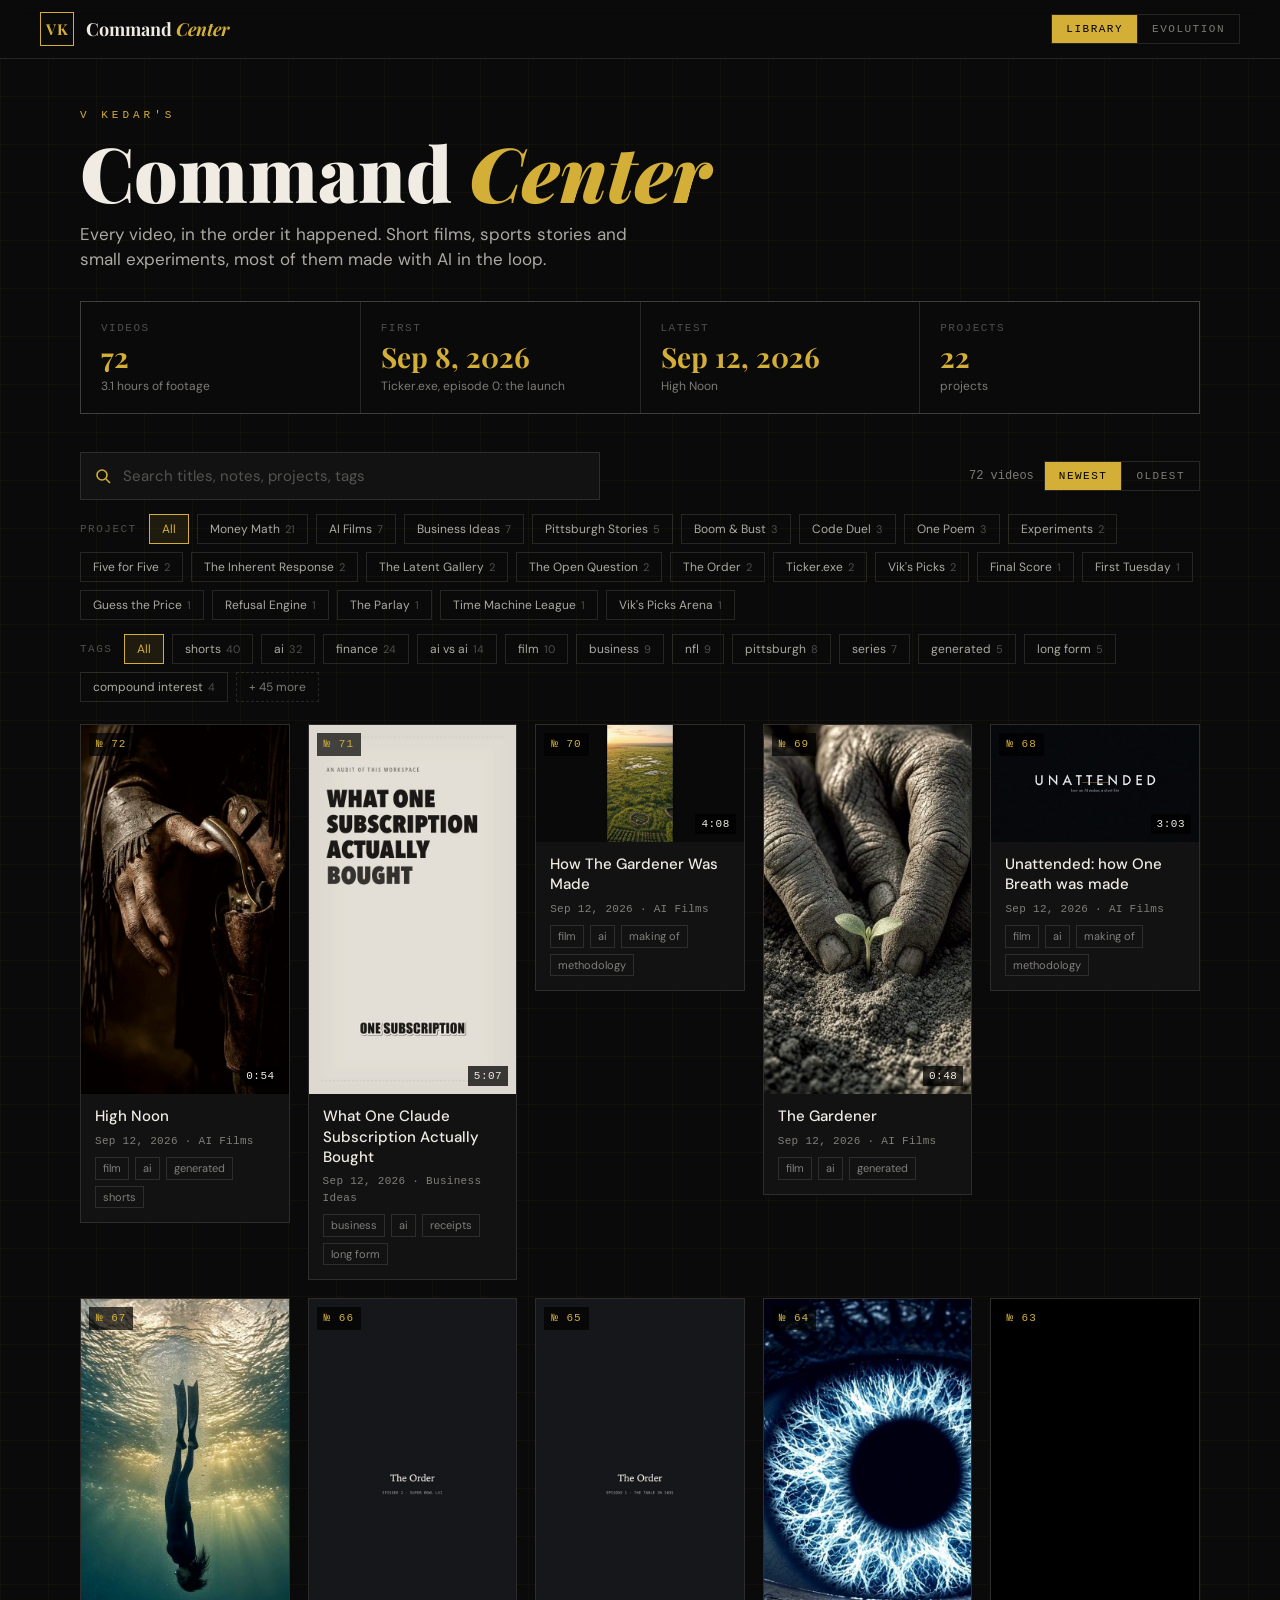
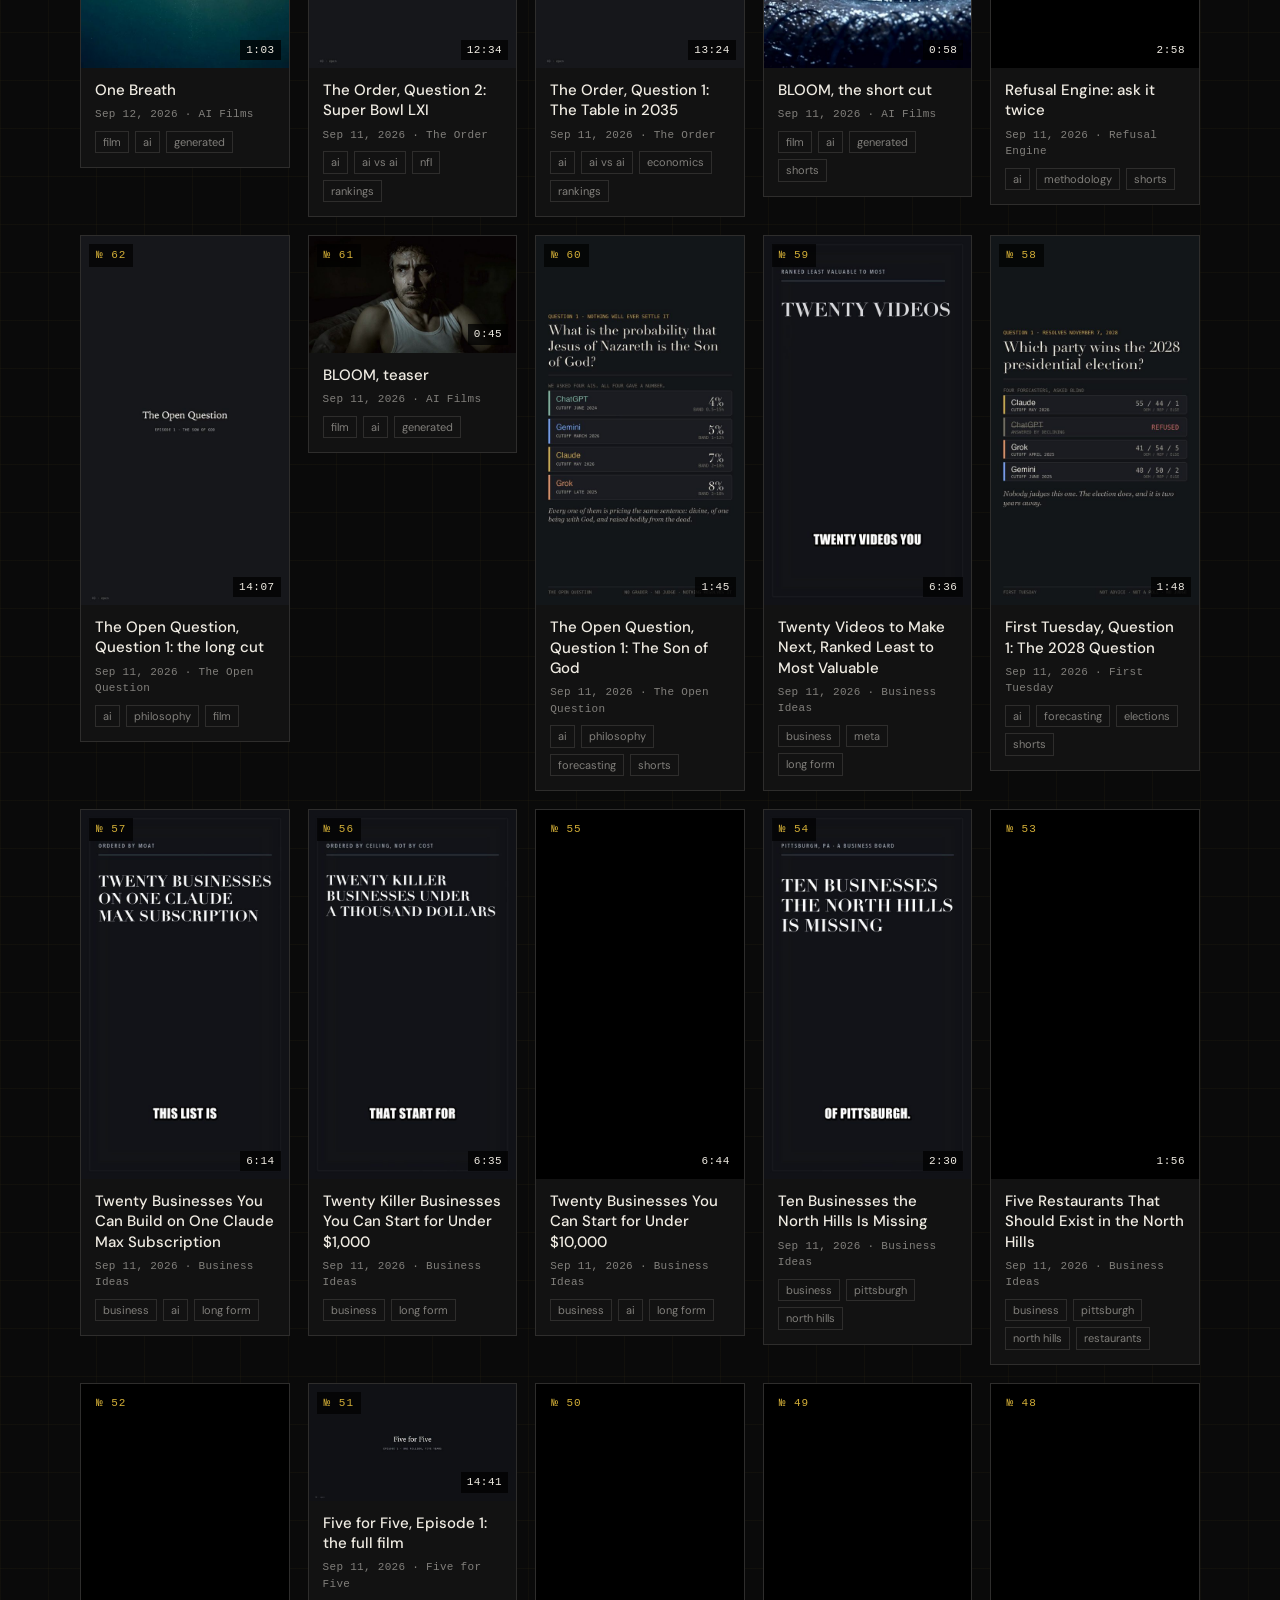
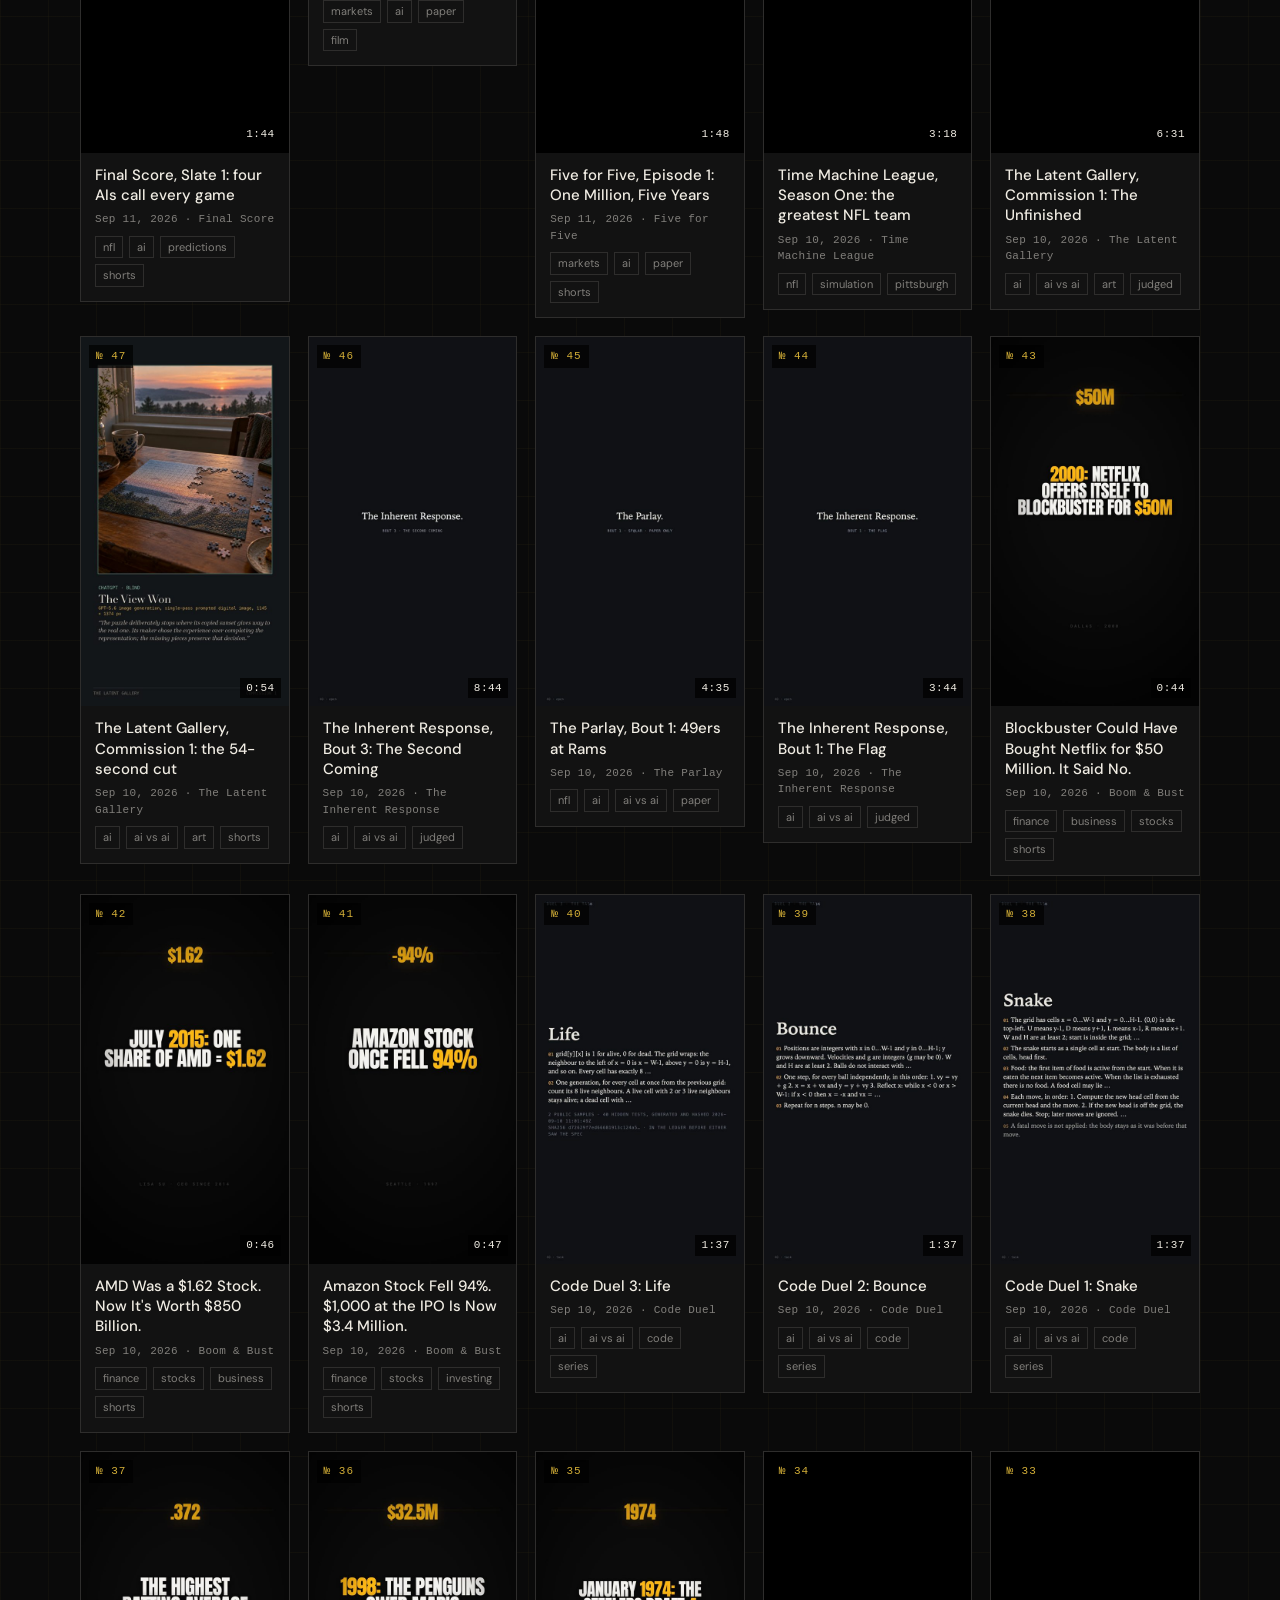
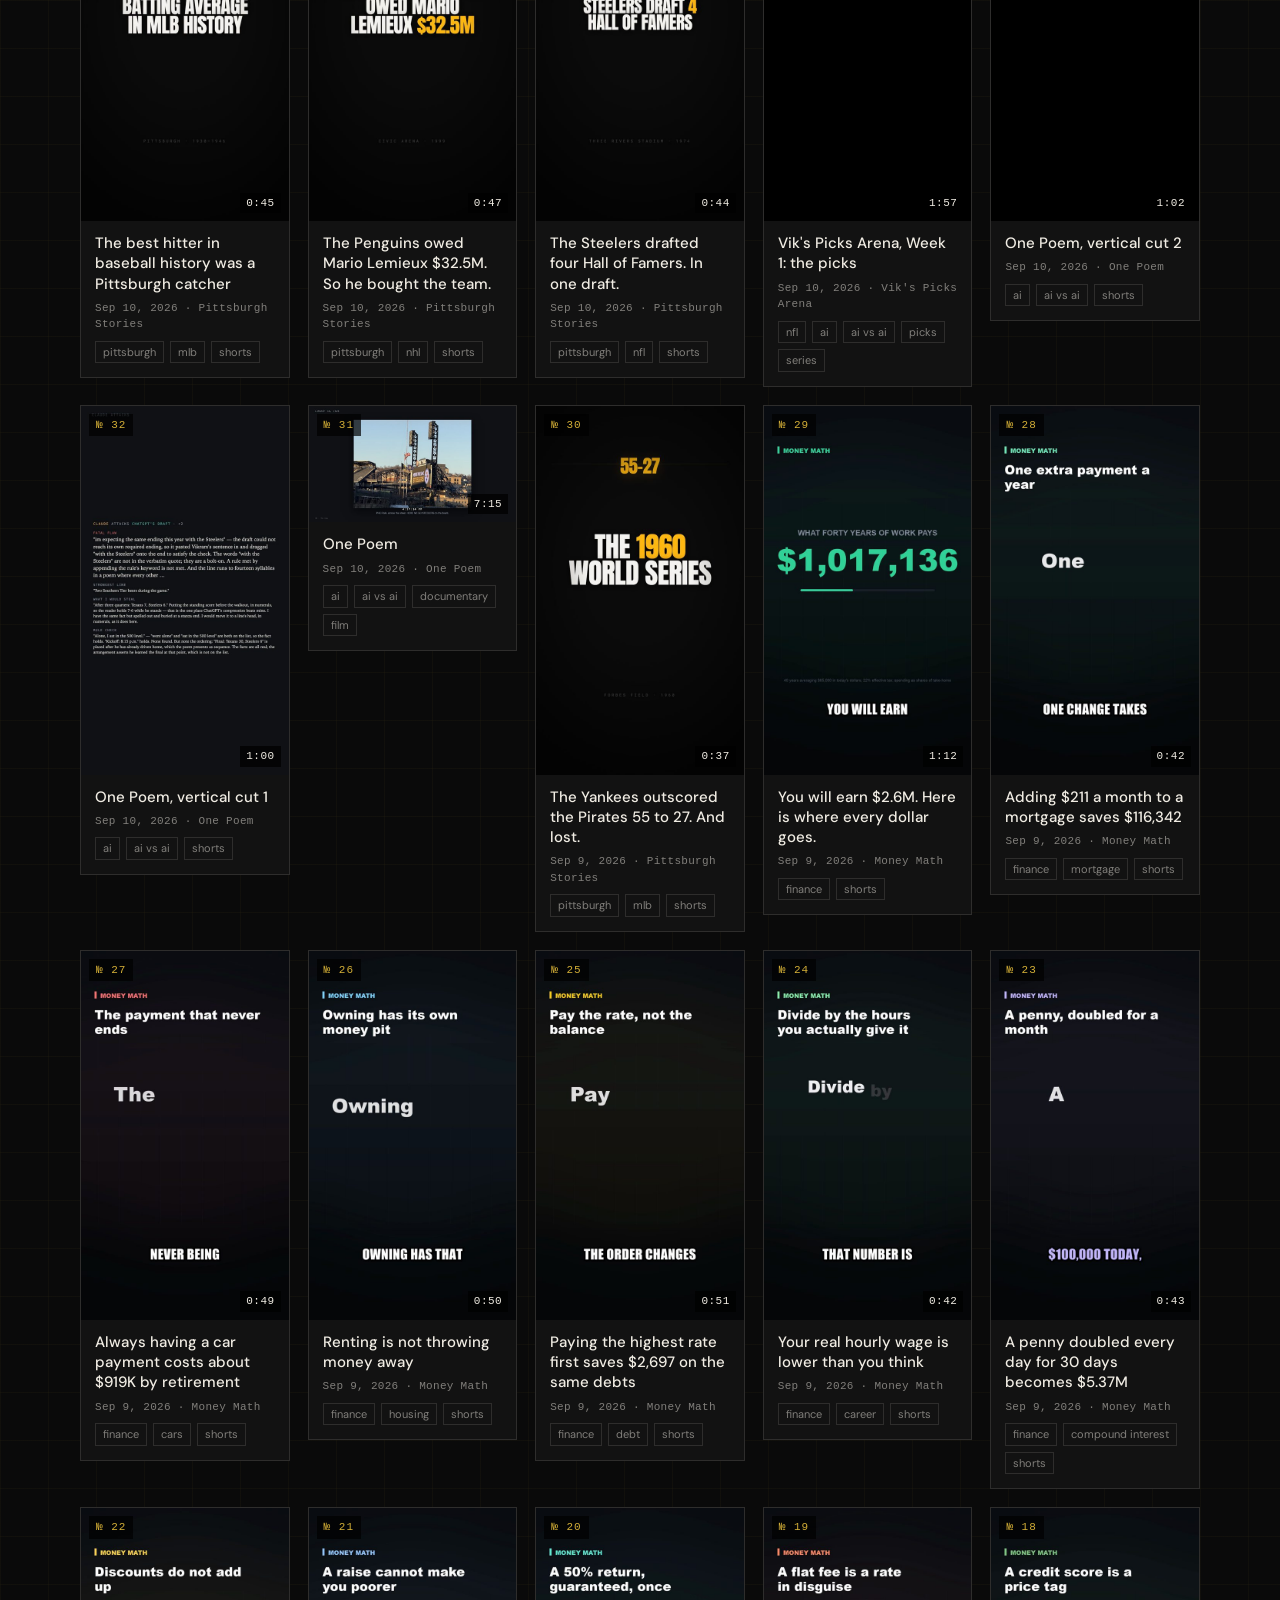
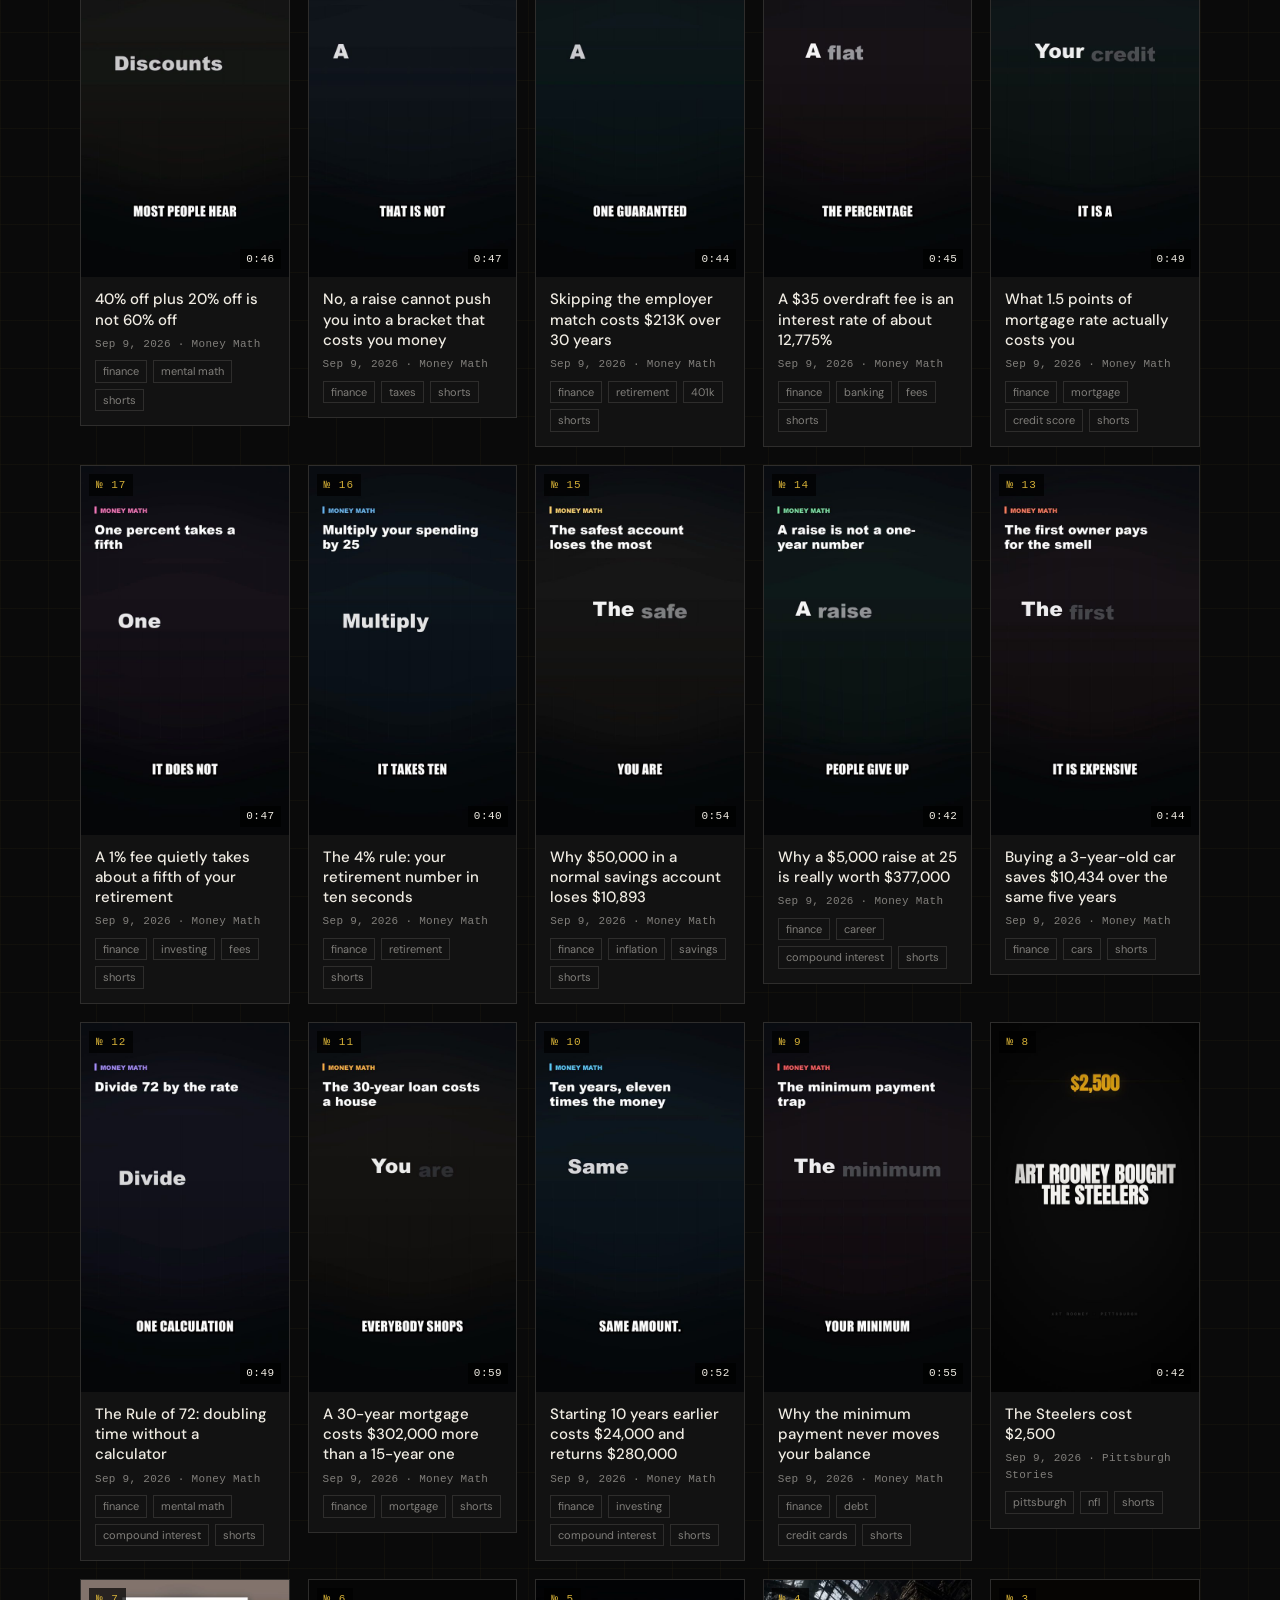
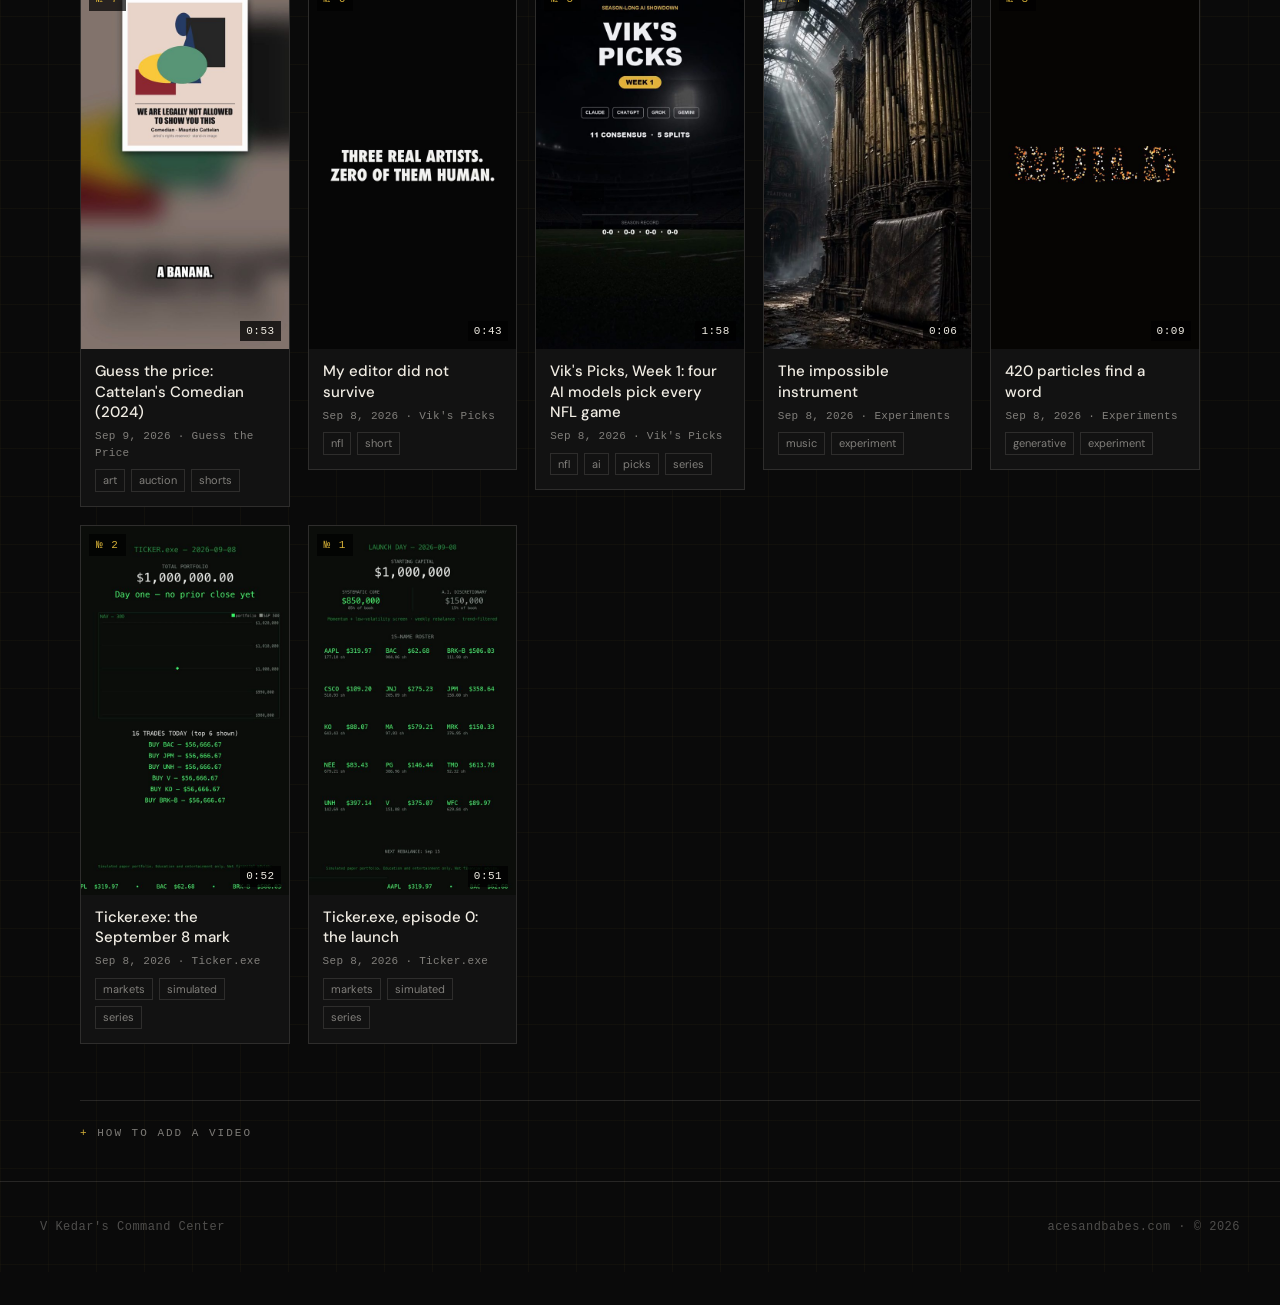
<file: index.html>
<!DOCTYPE html>
<html lang="en">
<head>
<meta charset="UTF-8"/>
<meta name="viewport" content="width=device-width, initial-scale=1.0"/>
<title>V Kedar's Command Center</title>
<meta name="description" content="A video archive of everything V Kedar has been making, in the order it happened."/>
<meta name="robots" content="noindex"/>
<meta property="og:title" content="V Kedar's Command Center"/>
<meta property="og:description" content="A video archive of everything V Kedar has been making, in the order it happened."/>
<meta name="theme-color" content="#0a0a0a"/>
<link rel="icon" href="data:image/svg+xml,%3Csvg xmlns='http://www.w3.org/2000/svg' viewBox='0 0 64 64'%3E%3Crect width='64' height='64' fill='%230a0a0a'/%3E%3Crect x='6' y='6' width='52' height='52' fill='none' stroke='%23d4af37' stroke-width='3'/%3E%3Ctext x='32' y='43' font-family='Georgia,serif' font-weight='700' font-size='28' fill='%23d4af37' text-anchor='middle'%3EVK%3C/text%3E%3C/svg%3E"/>
<link rel="preconnect" href="https://fonts.googleapis.com"/>
<link rel="preconnect" href="https://fonts.gstatic.com" crossorigin/>
<link href="https://fonts.googleapis.com/css2?family=Playfair+Display:ital,wght@0,700;0,900;1,700;1,900&family=DM+Sans:wght@300;400;500;600&display=swap" rel="stylesheet"/>
<link rel="stylesheet" href="assets/styles.css"/>
</head>
<body>

<header class="top">
  <a class="brand" href="./">
    <span class="monogram">VK</span>
    <span class="brand-name">Command <em>Center</em></span>
  </a>
  <div class="seg" role="tablist" aria-label="View">
    <button type="button" data-view="grid" class="on">Library</button>
    <button type="button" data-view="timeline">Evolution</button>
  </div>
</header>

<main class="wrap">
  <section class="hero">
    <div class="eyebrow" id="ownerLine">V Kedar's</div>
    <h1>Command <em>Center</em></h1>
    <p class="tagline" id="tagline">Every video, in the order it happened.</p>

    <div class="stats">
      <div class="stat">
        <div class="stat-label">Videos</div>
        <div class="stat-value" id="statCount">0</div>
        <div class="stat-sub" id="statCountSub">in the archive</div>
      </div>
      <div class="stat">
        <div class="stat-label">First</div>
        <div class="stat-value" id="statFirst">—</div>
        <div class="stat-sub" id="statFirstSub"></div>
      </div>
      <div class="stat">
        <div class="stat-label">Latest</div>
        <div class="stat-value" id="statLatest">—</div>
        <div class="stat-sub" id="statLatestSub"></div>
      </div>
      <div class="stat">
        <div class="stat-label">Projects</div>
        <div class="stat-value" id="statProjects">0</div>
        <div class="stat-sub" id="statProjectsSub">projects</div>
      </div>
    </div>
  </section>

  <section class="controls" id="controls">
    <div class="toolbar">
      <input class="search" id="q" type="search" placeholder="Search titles, notes, projects, tags" aria-label="Search videos" autocomplete="off"/>
      <div class="right">
        <span class="result-count" id="resultCount"></span>
        <div class="seg" aria-label="Sort">
          <button type="button" data-sort="newest" class="on">Newest</button>
          <button type="button" data-sort="oldest">Oldest</button>
        </div>
      </div>
    </div>
    <div class="chips hidden" id="projectChips"></div>
    <div class="chips hidden" id="tagChips"></div>
  </section>

  <div class="notice hidden" id="notice" role="status"></div>

  <section id="content" aria-live="polite"></section>

  <details class="help">
    <summary>How to add a video</summary>
    <ol>
      <li>From the Mac: <code>python3 scripts/ingest.py path/to/clip.mp4 --title "…" --project "…"</code> copies the file into <code>videos/</code>, makes a poster, and adds the entry to <code>videos/videos.js</code>. Then commit and push.</li>
      <li>From anywhere: upload to YouTube (unlisted is fine), open <code>videos/videos.js</code> on GitHub, and add an entry with the link, a date, and a title.</li>
      <li>Vercel republishes <code>main</code> within about a minute.</li>
    </ol>
  </details>
</main>

<div class="player" id="player" hidden role="dialog" aria-modal="true" aria-labelledby="playerTitle">
  <div class="player-backdrop" data-close></div>
  <div class="player-box h" id="playerBox">
    <button class="player-close" id="playerClose" data-close type="button" aria-label="Close">×</button>
    <div class="player-stage" id="playerStage"></div>
    <div class="player-info">
      <div class="player-meta" id="playerMeta"></div>
      <h2 id="playerTitle"></h2>
      <p class="player-notes" id="playerNotes"></p>
      <div class="player-tags" id="playerTags"></div>
      <div class="player-actions">
        <a class="btn btn-ghost" id="playerLink" href="#" target="_blank" rel="noopener">Open on YouTube ↗</a>
        <span class="spacer"></span>
        <button class="btn btn-ghost" id="playerPrev" type="button">← Prev</button>
        <button class="btn btn-ghost" id="playerNext" type="button">Next →</button>
      </div>
    </div>
  </div>
</div>

<footer class="footer">
  <span>V Kedar's Command Center</span>
  <span>acesandbabes.com · © <span id="year"></span></span>
</footer>

<script src="videos/videos.js"></script>
<script src="assets/app.js"></script>
</body>
</html>
</file>
<file: assets/styles.css>
/* ==========================================================================
   V Kedar's Command Center — stylesheet
   ========================================================================== */

:root {
  --bg: #0a0a0a;
  --bg-2: #121212;
  --bg-3: #181818;
  --ink: #f0ece3;
  --ink-70: rgba(240, 236, 227, .7);
  --ink-50: rgba(240, 236, 227, .5);
  --ink-30: rgba(240, 236, 227, .3);
  --ink-12: rgba(240, 236, 227, .12);
  --ink-06: rgba(240, 236, 227, .06);
  --gold: #d4af37;
  --gold-2: #f4d03f;
  --gold-10: rgba(212, 175, 55, .10);
  --gold-25: rgba(212, 175, 55, .25);
  --gold-40: rgba(212, 175, 55, .4);
  --warn: #ffcf8a;
  --serif: 'Playfair Display', Georgia, 'Times New Roman', serif;
  --sans: 'DM Sans', system-ui, -apple-system, 'Segoe UI', sans-serif;
  --mono: ui-monospace, SFMono-Regular, Menlo, Consolas, monospace;
  --pad: 40px;
}

* { margin: 0; padding: 0; box-sizing: border-box; }
html { color-scheme: dark; scroll-behavior: smooth; }
body {
  background: var(--bg);
  background-image:
    linear-gradient(rgba(212, 175, 55, .035) 1px, transparent 1px),
    linear-gradient(90deg, rgba(212, 175, 55, .035) 1px, transparent 1px);
  background-size: 48px 48px;
  color: var(--ink);
  font-family: var(--sans);
  line-height: 1.5;
  min-height: 100vh;
  overflow-x: hidden;
  -webkit-font-smoothing: antialiased;
}
body.modal-open { overflow: hidden; }
a { color: var(--gold); text-decoration: none; }
a:hover { text-decoration: underline; }
button { font-family: inherit; }
img, video { max-width: 100%; }
.hidden { display: none !important; }
.wrap { max-width: 1200px; margin: 0 auto; padding: 0 var(--pad); }
.mono { font-family: var(--mono); }

/* ---------- top bar ---------- */
.top {
  position: sticky; top: 0; z-index: 100;
  display: flex; align-items: center; justify-content: space-between; gap: 16px;
  padding: 12px var(--pad);
  background: rgba(10, 10, 10, .9);
  backdrop-filter: blur(10px);
  border-bottom: 1px solid var(--ink-12);
}
.brand { display: flex; align-items: center; gap: 12px; color: var(--ink); }
.brand:hover { text-decoration: none; }
.monogram {
  width: 34px; height: 34px; flex-shrink: 0;
  border: 1px solid var(--gold); color: var(--gold);
  display: flex; align-items: center; justify-content: center;
  font-family: var(--serif); font-weight: 700; font-size: 15px; letter-spacing: .5px;
}
.brand-name { font-family: var(--serif); font-size: 18px; font-weight: 700; white-space: nowrap; }
.brand-name em { color: var(--gold); font-style: italic; }

/* ---------- segmented control & buttons ---------- */
.seg { display: inline-flex; border: 1px solid var(--ink-12); }
.seg button {
  background: none; border: none; color: var(--ink-50);
  padding: 8px 14px; cursor: pointer;
  font-family: var(--mono); font-size: 11px; letter-spacing: 1.5px; text-transform: uppercase;
  transition: color .15s, background .15s;
}
.seg button + button { border-left: 1px solid var(--ink-12); }
.seg button:hover { color: var(--ink); }
.seg button.on { background: var(--gold); color: #000; }
.btn {
  display: inline-flex; align-items: center; gap: 8px;
  padding: 10px 16px;
  background: var(--gold); color: #000; border: 1px solid transparent;
  font-family: var(--mono); font-size: 11px; letter-spacing: 1.5px; text-transform: uppercase;
  cursor: pointer; white-space: nowrap;
}
.btn:hover { text-decoration: none; background: var(--gold-2); }
.btn-ghost { background: transparent; color: var(--ink-70); border-color: var(--ink-12); }
.btn-ghost:hover { background: transparent; border-color: var(--gold); color: var(--gold); }
.btn:disabled { opacity: .35; cursor: not-allowed; }

/* ---------- hero ---------- */
.hero { padding: 48px 0 8px; }
.eyebrow { font-family: var(--mono); font-size: 11px; letter-spacing: 4px; text-transform: uppercase; color: var(--gold); }
.hero h1 { font-family: var(--serif); font-size: clamp(40px, 7vw, 76px); font-weight: 900; line-height: 1; margin: 10px 0 12px; }
.hero h1 em { color: var(--gold); font-style: italic; }
.tagline { font-size: 17px; color: var(--ink-70); max-width: 560px; }

.stats {
  display: grid; grid-template-columns: repeat(4, 1fr); gap: 1px;
  background: var(--ink-12); border: 1px solid var(--ink-12);
  margin-top: 28px;
}
.stat { background: var(--bg); padding: 18px 20px; min-width: 0; }
.stat-label { font-family: var(--mono); font-size: 11px; letter-spacing: 1.5px; text-transform: uppercase; color: var(--ink-30); }
.stat-value { font-family: var(--serif); font-size: 28px; font-weight: 700; color: var(--gold); margin-top: 6px; line-height: 1.1; white-space: nowrap; overflow: hidden; text-overflow: ellipsis; }
.stat-sub { font-size: 12px; color: var(--ink-50); margin-top: 4px; }

/* ---------- controls ---------- */
.controls { display: flex; flex-direction: column; gap: 14px; margin: 30px 0 22px; }
.toolbar { display: flex; justify-content: space-between; align-items: center; gap: 12px; flex-wrap: wrap; }
.search {
  width: 100%; max-width: 520px;
  padding: 12px 16px 12px 42px;
  background: var(--bg-2); border: 1px solid var(--ink-12); color: var(--ink);
  font: inherit; font-size: 15px; outline: none; border-radius: 0; -webkit-appearance: none;
  background-image: url("data:image/svg+xml,%3Csvg xmlns='http://www.w3.org/2000/svg' width='16' height='16' fill='none' stroke='%23d4af37' stroke-width='1.6'%3E%3Ccircle cx='7' cy='7' r='5'/%3E%3Cpath d='M11 11l4 4'/%3E%3C/svg%3E");
  background-repeat: no-repeat; background-position: 14px center;
}
.search:focus { border-color: var(--gold); }
.search::placeholder { color: var(--ink-30); }
.chips { display: flex; flex-wrap: wrap; gap: 8px; align-items: center; }
.chips-label { font-family: var(--mono); font-size: 11px; letter-spacing: 1.5px; text-transform: uppercase; color: var(--ink-30); margin-right: 4px; }
.chip {
  font-size: 12px; padding: 6px 12px;
  border: 1px solid var(--ink-12); background: transparent; color: var(--ink-70);
  cursor: pointer; transition: border-color .15s, color .15s, background .15s;
}
.chip:hover { border-color: var(--gold-40); color: var(--ink); }
.chip.on { border-color: var(--gold); color: var(--gold); background: var(--gold-10); }
.chip small { color: var(--ink-30); margin-left: 5px; font-size: 11px; }
.chip-more { border-style: dashed; color: var(--ink-50); }
.result-count { font-family: var(--mono); font-size: 12px; color: var(--ink-50); }
.right { display: flex; gap: 10px; align-items: center; flex-wrap: wrap; }

/* ---------- notices ---------- */
.notice { border: 1px solid rgba(255, 180, 80, .35); background: rgba(255, 180, 80, .08); color: var(--warn); padding: 12px 16px; font-size: 14px; margin-bottom: 20px; line-height: 1.5; }
.notice code { font-family: var(--mono); font-size: 13px; }
.empty { border: 1px dashed var(--gold-25); padding: 56px 28px; text-align: center; color: var(--ink-50); }
.empty h3 { font-family: var(--serif); color: var(--ink); font-size: 26px; margin-bottom: 10px; font-weight: 700; }
.empty p { max-width: 520px; margin: 0 auto 8px; line-height: 1.6; }
.empty code { font-family: var(--mono); color: var(--gold); font-size: 13px; }
.empty .btn { margin-top: 16px; }

/* ---------- library grid ---------- */
.grid { display: grid; grid-template-columns: repeat(auto-fill, minmax(190px, 1fr)); gap: 18px; align-items: start; }
.card {
  background: var(--bg-2); border: 1px solid var(--ink-12);
  overflow: hidden; cursor: pointer;
  display: flex; flex-direction: column;
  transition: transform .2s, border-color .2s;
}
.card:hover, .card:focus-visible { transform: translateY(-3px); border-color: var(--gold-40); outline: none; }
.thumb { position: relative; background: #000; aspect-ratio: 16 / 9; overflow: hidden; }
.thumb.v { aspect-ratio: 9 / 16; }
.thumb img, .thumb video { width: 100%; height: 100%; object-fit: cover; display: block; }
.thumb .play {
  position: absolute; inset: 0; display: flex; align-items: center; justify-content: center;
  background: rgba(0, 0, 0, .35); opacity: 0; transition: opacity .2s;
}
.card:hover .play, .card:focus-visible .play { opacity: 1; }
.play-btn {
  width: 52px; height: 52px; border-radius: 50%;
  background: var(--gold); color: #000;
  display: flex; align-items: center; justify-content: center;
}
.play-btn svg { width: 20px; height: 20px; margin-left: 3px; }
.num {
  position: absolute; top: 8px; left: 8px;
  font-family: var(--mono); font-size: 11px; letter-spacing: 1px;
  background: rgba(0, 0, 0, .7); color: var(--gold); padding: 3px 7px;
}
.dur {
  position: absolute; right: 8px; bottom: 8px;
  font-family: var(--mono); font-size: 11px; letter-spacing: .5px;
  background: rgba(0, 0, 0, .75); color: var(--ink); padding: 2px 6px;
}
.tl-thumb .dur { right: 4px; bottom: 4px; font-size: 10px; padding: 1px 5px; }
.card-body { padding: 12px 14px 14px; }
.card-title { font-size: 15px; font-weight: 500; line-height: 1.35; }
.card-meta { font-family: var(--mono); font-size: 11px; color: var(--ink-50); margin-top: 6px; letter-spacing: .3px; }
.card-tags { margin-top: 8px; display: flex; flex-wrap: wrap; gap: 6px; }
.tag { font-size: 11px; color: var(--ink-50); border: 1px solid var(--ink-12); padding: 2px 7px; }

/* ---------- evolution timeline ---------- */
.tl { position: relative; padding-left: 28px; margin-top: 6px; }
.tl::before { content: ''; position: absolute; left: 8px; top: 0; bottom: 0; width: 1px; background: linear-gradient(180deg, var(--gold), var(--ink-12)); }
.tl-month { font-family: var(--serif); font-size: 22px; font-weight: 700; margin: 34px 0 10px; position: relative; }
.tl-month:first-child { margin-top: 8px; }
.tl-month::before { content: ''; position: absolute; left: -24px; top: 13px; width: 9px; height: 9px; background: var(--gold); transform: rotate(45deg); }
.tl-month small { font-family: var(--mono); font-size: 11px; color: var(--ink-30); letter-spacing: 1px; margin-left: 10px; font-weight: 400; }
.tl-item {
  display: grid; grid-template-columns: auto 1fr; gap: 16px; align-items: start;
  padding: 14px 0; border-bottom: 1px solid var(--ink-06); cursor: pointer;
}
.tl-item:hover .tl-title { color: var(--gold); }
.tl-thumb { position: relative; width: 128px; aspect-ratio: 16 / 9; background: #000; overflow: hidden; }
.tl-thumb.v { width: 68px; aspect-ratio: 9 / 16; }
.tl-thumb img, .tl-thumb video { width: 100%; height: 100%; object-fit: cover; display: block; }
.tl-date { font-family: var(--mono); font-size: 11px; letter-spacing: 1.5px; text-transform: uppercase; color: var(--gold); }
.tl-title { font-size: 17px; font-weight: 500; margin-top: 3px; transition: color .15s; }
.tl-notes { color: var(--ink-70); font-size: 14px; line-height: 1.55; margin-top: 5px; }
.tl-meta { font-family: var(--mono); font-size: 11px; color: var(--ink-30); margin-top: 8px; }
.tl-meta .num-inline { color: var(--ink-50); }

/* ---------- player ---------- */
.player { position: fixed; inset: 0; z-index: 200; display: flex; align-items: center; justify-content: center; padding: 20px; }
.player[hidden] { display: none; }
.player-backdrop { position: absolute; inset: 0; background: rgba(0, 0, 0, .86); backdrop-filter: blur(6px); }
.player-box {
  position: relative; background: var(--bg-2); border: 1px solid var(--gold-25);
  max-width: 1100px; width: 100%; max-height: 92vh;
  display: flex; overflow: hidden;
}
.player-box.h { flex-direction: column; max-width: 960px; }
.player-box.v { flex-direction: row; }
.player-stage { background: #000; flex-shrink: 0; }
.h .player-stage { width: 100%; aspect-ratio: 16 / 9; }
.v .player-stage { aspect-ratio: 9 / 16; height: min(80vh, 720px); }
.player-stage iframe, .player-stage video { width: 100%; height: 100%; border: 0; display: block; }
.player-info { padding: 22px 24px; overflow: auto; flex: 1; min-width: 0; }
.player-close {
  position: absolute; top: 10px; right: 10px; z-index: 2;
  width: 36px; height: 36px; border: 1px solid var(--ink-12);
  background: rgba(0, 0, 0, .65); color: var(--ink); font-size: 22px; line-height: 1; cursor: pointer;
}
.player-close:hover { border-color: var(--gold); color: var(--gold); }
.player-meta { font-family: var(--mono); font-size: 11px; letter-spacing: 1.5px; text-transform: uppercase; color: var(--gold); padding-right: 40px; }
.player-info h2 { font-family: var(--serif); font-size: 24px; margin: 8px 0 10px; line-height: 1.2; }
.player-notes { color: var(--ink-70); line-height: 1.6; font-size: 15px; white-space: pre-wrap; }
.player-tags { margin-top: 12px; display: flex; flex-wrap: wrap; gap: 6px; }
.player-actions { display: flex; gap: 10px; margin-top: 20px; flex-wrap: wrap; align-items: center; }
.player-actions .spacer { flex: 1; }

/* ---------- owner help ---------- */
.help { margin: 56px 0 0; border-top: 1px solid var(--ink-12); padding-top: 24px; }
.help summary { cursor: pointer; font-family: var(--mono); font-size: 11px; letter-spacing: 2px; text-transform: uppercase; color: var(--ink-50); list-style: none; }
.help summary::-webkit-details-marker { display: none; }
.help summary::before { content: '+ '; color: var(--gold); }
.help[open] summary::before { content: '− '; }
.help ol { margin: 16px 0 0 20px; color: var(--ink-70); font-size: 14px; line-height: 1.7; }
.help code { font-family: var(--mono); color: var(--gold); font-size: 13px; }

/* ---------- footer ---------- */
.footer { padding: 36px var(--pad); margin-top: 40px; border-top: 1px solid var(--ink-12); display: flex; justify-content: space-between; gap: 16px; flex-wrap: wrap; font-size: 12px; color: var(--ink-30); font-family: var(--mono); letter-spacing: .5px; }

/* ---------- motion ---------- */
@media (prefers-reduced-motion: reduce) {
  *, *::before, *::after { animation: none !important; transition: none !important; }
  html { scroll-behavior: auto; }
}

/* ---------- responsive ---------- */
@media (max-width: 900px) {
  :root { --pad: 24px; }
  .stats { grid-template-columns: repeat(2, 1fr); }
}
@media (max-width: 760px) {
  .player { padding: 0; }
  .player-box, .player-box.h, .player-box.v { flex-direction: column; max-height: 100vh; height: 100vh; border: none; }
  .v .player-stage { height: auto; width: 100%; max-height: 62vh; aspect-ratio: 9 / 16; align-self: center; }
  .h .player-stage { max-height: 62vh; }
  .player-info { padding: 18px 18px 28px; }
}
@media (max-width: 600px) {
  :root { --pad: 16px; }
  .top { padding: 10px var(--pad); }
  .brand-name { font-size: 16px; }
  .grid { grid-template-columns: repeat(2, 1fr); gap: 12px; }
  .card-body { padding: 10px 11px 12px; }
  .card-title { font-size: 13px; }
  .tl { padding-left: 22px; }
  .tl-thumb { width: 96px; }
  .tl-thumb.v { width: 54px; }
  .hero { padding-top: 32px; }
  .footer { flex-direction: column; }
}
</file>
